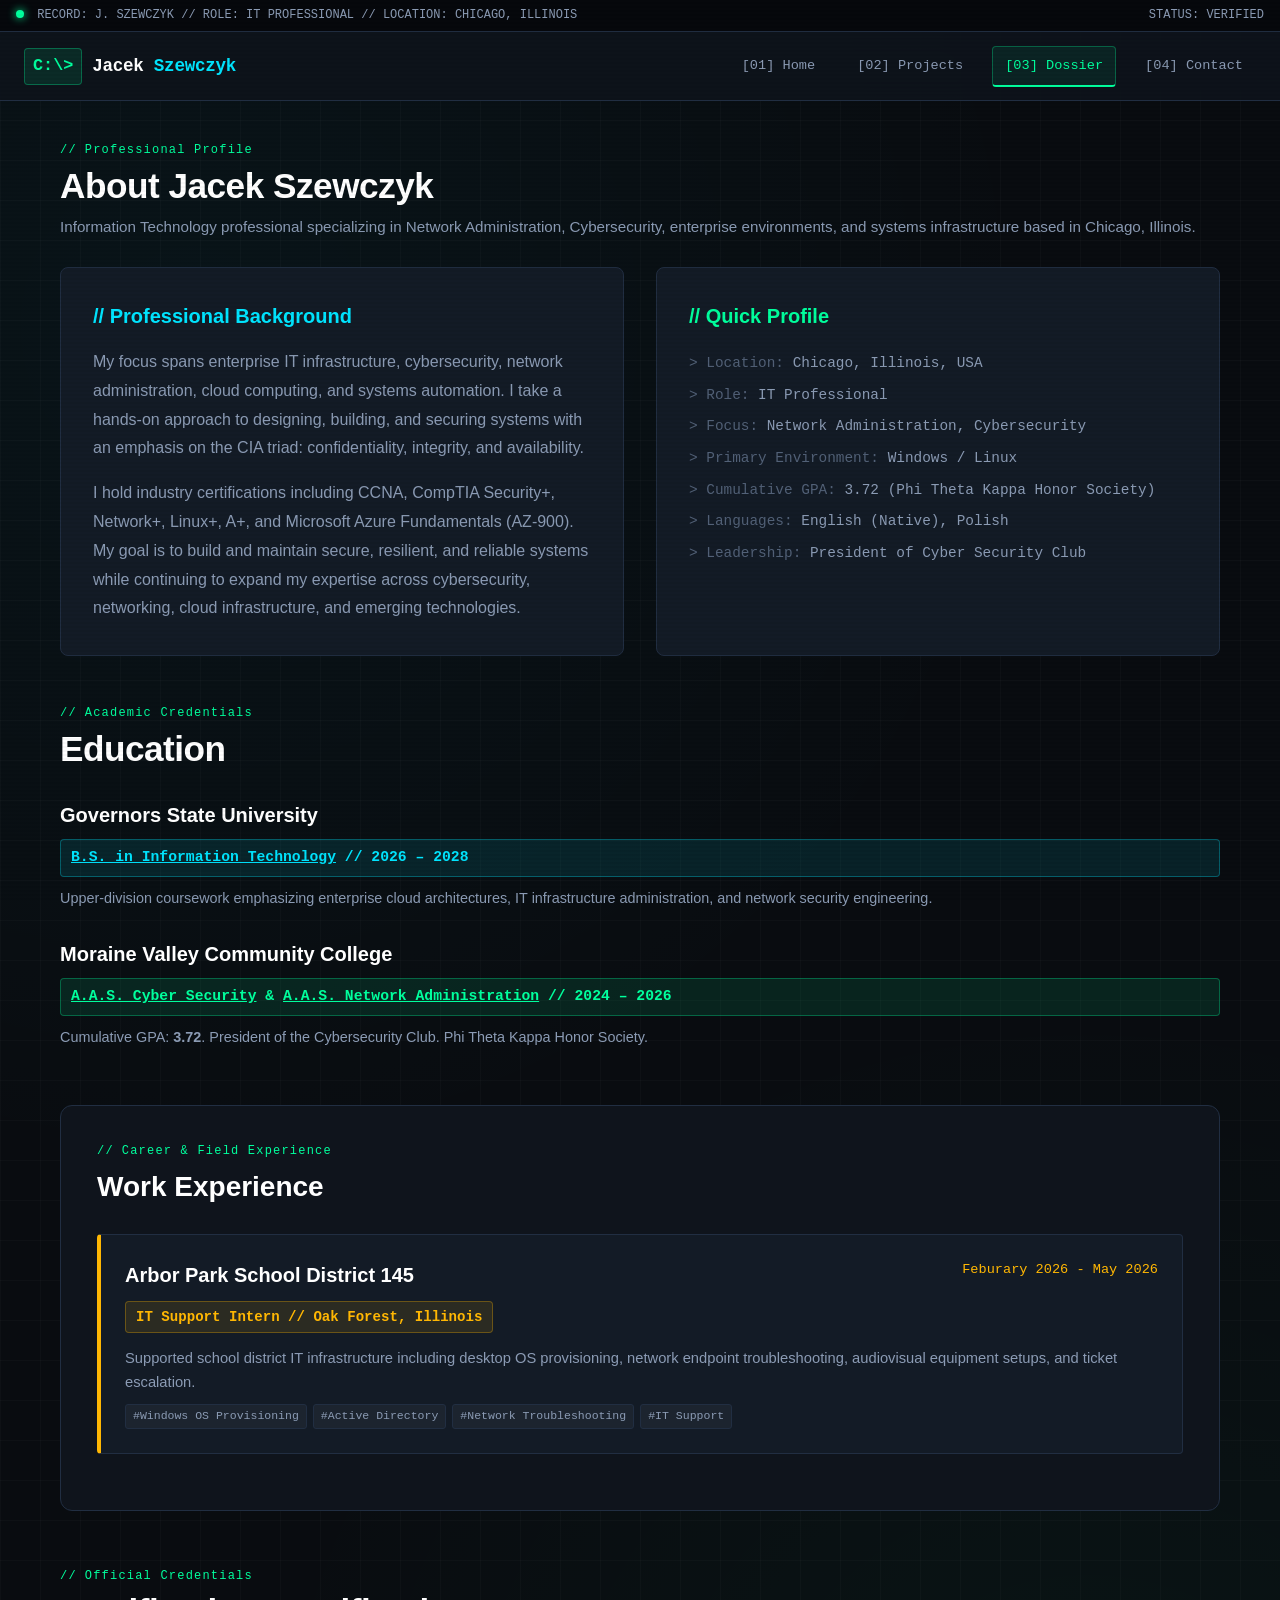
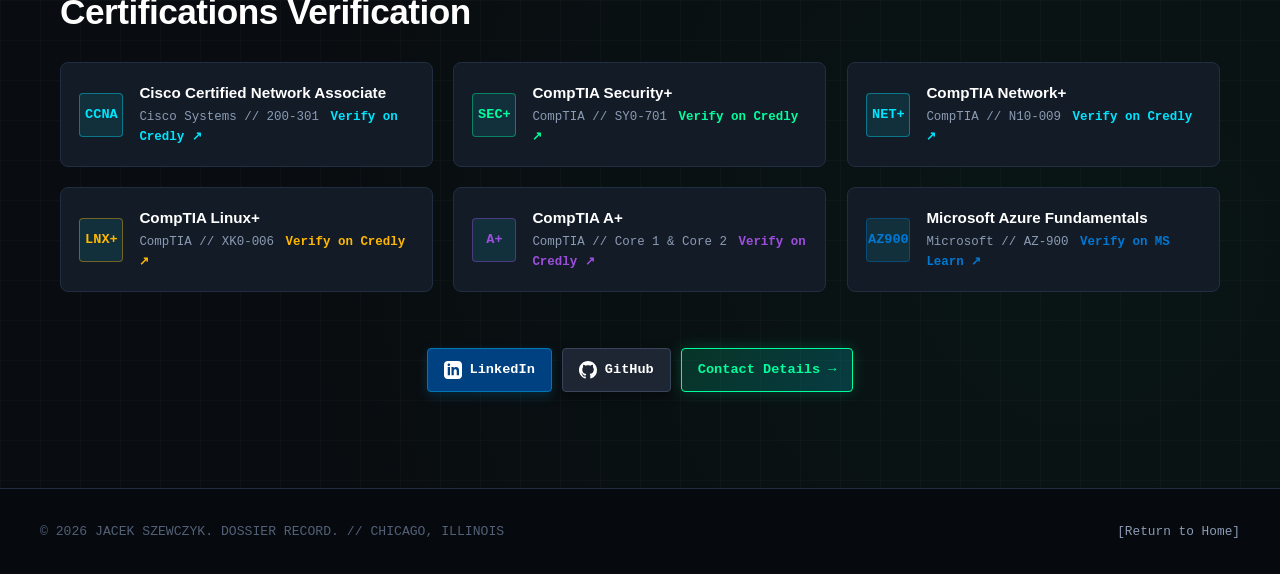
<file: about.html>
<!DOCTYPE html>
<html lang="en">
<head>
  <meta charset="UTF-8">
  <meta name="viewport" content="width=device-width, initial-scale=1.0">
  <title>Dossier // Jacek Szewczyk</title>
  <link rel="icon" type="image/png" href="data/favicon.png">
  <meta name="description" content="Professional background, credentials, and experience of Jacek Szewczyk.">
  <link rel="stylesheet" href="css/style.css">
    <!-- ==========================================================================
       PAGE CONFIGURATION VARIABLES (EDIT YOUR TEXT HERE)
       Change your Dossier title, background story, and quick profile items here!
       ========================================================================== -->
  <script>
    window.PAGE_CONFIG = {
      profileHeaderLabel: "// Professional Profile",
      profileHeading: "About Jacek Szewczyk",
      profileSubtitle: "Information Technology professional specializing in Network Administration, Cybersecurity, enterprise environments, and systems infrastructure based in Chicago, Illinois.",

      backgroundTitle: "// Professional Background",
      backgroundParagraph1: "My focus spans enterprise IT infrastructure, cybersecurity, network administration, cloud computing, and systems automation. I take a hands-on approach to designing, building, and securing systems with an emphasis on the CIA triad: confidentiality, integrity, and availability.",
      backgroundParagraph2: "I hold industry certifications including CCNA, CompTIA Security+, Network+, Linux+, A+, and Microsoft Azure Fundamentals (AZ-900). My goal is to build and maintain secure, resilient, and reliable systems while continuing to expand my expertise across cybersecurity, networking, cloud infrastructure, and emerging technologies.",

      quickProfileTitle: "// Quick Profile",
      quickProfileItems: [
        "> Location: Chicago, Illinois, USA",
        "> Role: IT Professional",
        "> Focus: Network Administration, Cybersecurity",
        "> Primary Environment: Windows / Linux",
        "> Cumulative GPA: 3.72 (Phi Theta Kappa Honor Society)",
        "> Languages: English (Native), Polish",
        "> Leadership: President of Cyber Security Club"
      ]
    };
  </script>

  <script src="projects/projects.js"></script>
</head>
<body>

  <!-- Top System Status Banner -->
  <div class="sys-banner">
    <div>
      <span class="status-dot"></span>
      <span>RECORD: J. SZEWCZYK // ROLE: IT PROFESSIONAL</span> // <span>LOCATION: CHICAGO, ILLINOIS</span>
    </div>
    <div>
      <span>STATUS: VERIFIED</span>
    </div>
  </div>

  <!-- Navigation Header -->
  <header class="main-nav">
    <div class="logo-area">
      <div class="terminal-prompt-icon">C:\&gt;</div>
      <div class="logo-text">Jacek <span>Szewczyk</span></div>
    </div>
    <button class="nav-toggle-btn" onclick="toggleMobileNav()" aria-label="Toggle Navigation">☰</button>
    <nav>
      <ul class="nav-links" id="nav-links-list">
        <li><a href="index.html" class="nav-link">[01] Home</a></li>
        <li><a href="projects.html" class="nav-link">[02] Projects</a></li>
        <li><a href="about.html" class="nav-link active">[03] Dossier</a></li>
        <li><a href="contact.html" class="nav-link">[04] Contact</a></li>
      </ul>
    </nav>
  </header>

  <main class="container">
    <div class="section-header">
      <div class="section-label" id="cfg-profile-label"><span>//</span> PROFESSIONAL PROFILE</div>
      <h1 class="section-title" id="cfg-profile-heading">About Jacek Szewczyk</h1>
      <p class="section-subtitle" id="cfg-profile-subtitle">Information Technology professional specializing in Network Administration, Cybersecurity, enterprise environments, and systems infrastructure based in Chicago, Illinois.</p>
    </div>

    <!-- Dynamic Dossier Sections Wrapper (Order Configurable via data/dossier-layout.json) -->
    <div id="dossier-sections-wrapper">

      <!-- Section: Professional Profile (data-section="profile") -->
      <section data-section="profile">
        <div class="dossier-grid">
          <div style="background: var(--bg-card); border: 1px solid var(--border-color); border-radius: var(--radius-md); padding: 2rem;">
            <h3 style="color: var(--accent-cyan); font-size: 1.25rem; margin-bottom: 1rem;" id="cfg-bg-title">// Professional Background</h3>
            <div id="cfg-bg-body"><p style="color: var(--text-muted); line-height: 1.8; margin-bottom: 1rem;">My focus centers on enterprise IT infrastructure, cybersecurity, systems operations, and network administration. With a strong daily foundation in Windows environments (Windows Server, Active Directory, Group Policy, and client endpoint management), I complement my systems work with physical Cisco routing, switching, and defensive network posture.</p><p style="color: var(--text-muted); line-height: 1.8;">I hold rigorous industry certifications including CCNA, CompTIA Security+, Network+, Linux+, A+, and Microsoft Azure Fundamentals (AZ-900). My goal is delivering high-availability IT services, resilient networking, and practical systems support.</p></div>
          </div>

          <div style="background: var(--bg-card); border: 1px solid var(--border-color); border-radius: var(--radius-md); padding: 2rem;">
            <h3 style="color: var(--accent-green); font-size: 1.25rem; margin-bottom: 1rem;" id="cfg-qp-title">// Quick Profile</h3>
            <ul id="cfg-qp-list" style="list-style: none; color: var(--text-muted); font-family: var(--font-mono); font-size: 0.9rem; line-height: 2.2;">
              <li><span style="color: var(--text-dim);">&gt; Location:</span> Chicago, Illinois, USA</li>
              <li><span style="color: var(--text-dim);">&gt; Role:</span> IT Professional</li>
              <li><span style="color: var(--text-dim);">&gt; Focus:</span> Network Administration, Cybersecurity, Windows Systems</li>
              <li><span style="color: var(--text-dim);">&gt; Primary Environment:</span> Windows / Windows Server / Hybrid</li>
              <li><span style="color: var(--text-dim);">&gt; Cumulative GPA:</span> 3.72 (Phi Theta Kappa Honor Society)</li>
              <li><span style="color: var(--text-dim);">&gt; Languages:</span> English (Native), Polish</li>
              <li><span style="color: var(--text-dim);">&gt; Leadership:</span> President of Cyber Security Club</li>
            </ul>
          </div>
        </div>
      </section>

      <!-- Section: Education (data-section="education") -->
      <section data-section="education" style="margin-bottom: 3.5rem;">
        <div class="section-header">
          <div class="section-label"><span>//</span> Academic Credentials</div>
          <h2 class="section-title">Education</h2>
        </div>

        <div id="education-container" style="display: flex; flex-direction: column; gap: 1.75rem;"></div>
      </section>

      <!-- Section: Work Experience (data-section="experience") -->
      <section data-section="experience" class="experience-section" style="margin-top: 0; margin-bottom: 3.5rem;">
        <div class="section-label"><span>//</span> Career &amp; Field Experience</div>
        <h2 style="font-size: 1.75rem; color: #fff; margin-bottom: 1.5rem;">Work Experience</h2>

        <div id="experience-container"></div>
      </section>

      <!-- Section: Certifications Verification (data-section="certifications") -->
      <section data-section="certifications" style="margin-bottom: 3.5rem;">
        <div class="section-header">
          <div class="section-label"><span>//</span> Official Credentials</div>
          <h2 class="section-title">Certifications Verification</h2>
        </div>

        <div id="certs-container" class="certs-grid"></div>
      </section>

    </div>

    <!-- Embedded Socials -->
    <div style="text-align: center; margin-top: 3rem;">
      <div class="social-buttons-container" style="justify-content: center;">
        <a href="https://www.linkedin.com/in/jacek-s-327354189/" target="_blank" rel="noopener noreferrer" class="btn-embed-social btn-linkedin">
          <svg viewBox="0 0 24 24"><path d="M19 0h-14c-2.761 0-5 2.239-5 5v14c0 2.761 2.239 5 5 5h14c2.762 0 5-2.239 5-5v-14c0-2.761-2.238-5-5-5zm-11 19h-3v-11h3v11zm-1.5-12.268c-.966 0-1.75-.79-1.75-1.764s.784-1.764 1.75-1.764 1.75.79 1.75 1.764-.783 1.764-1.75 1.764zm13.5 12.268h-3v-5.604c0-3.368-4-3.113-4 0v5.604h-3v-11h3v1.765c1.396-2.586 7-2.777 7 2.476v6.759z"/></svg>
          LinkedIn
        </a>
        <a href="https://github.com/Jay-Sick" target="_blank" rel="noopener noreferrer" class="btn-embed-social btn-github">
          <svg viewBox="0 0 24 24"><path d="M12 0C5.37 0 0 5.37 0 12c0 5.31 3.435 9.795 8.205 11.385.6.105.825-.255.825-.57 0-.285-.015-1.23-.015-2.235-3.015.555-3.795-.735-4.035-1.41-.135-.345-.72-1.41-1.23-1.695-.42-.225-1.02-.78-.015-.795.945-.015 1.62.87 1.845 1.23 1.08 1.815 2.805 1.305 3.495.99.105-.78.42-1.305.765-1.605-2.67-.3-5.46-1.335-5.46-5.925 0-1.305.465-2.385 1.23-3.225-.12-.3-.54-1.53.12-3.18 0 0 1.005-.315 3.3 1.23.96-.27 1.98-.405 3-.405s2.04.135 3 .405c2.295-1.56 3.3-1.23 3.3-1.23.66 1.65.24 2.88.12 3.18.765.84 1.23 1.905 1.23 3.225 0 4.605-2.805 5.625-5.475 5.925.435.375.81 1.095.81 2.22 0 1.605-.015 2.895-.015 3.3 0 .315.225.69.825.57A12.02 12.02 0 0024 12c0-6.63-5.37-12-12-12z"/></svg>
          GitHub
        </a>
        <a href="contact.html" class="btn-embed-social btn-cyber-primary">
          Contact Details →
        </a>
      </div>
    </div>
  </main>

  <!-- Footer -->
  <footer>
    <div class="footer-content">
      <div>
        <span>&copy; 2026 JACEK SZEWCZYK. DOSSIER RECORD. // CHICAGO, ILLINOIS</span>
      </div>
      <div>
        <a href="index.html" style="color: var(--text-muted); font-size: 0.8rem;">[Return to Home]</a>
      </div>
    </div>
  </footer>

  <script src="js/main.js"></script>
</body>
</html>
</file>
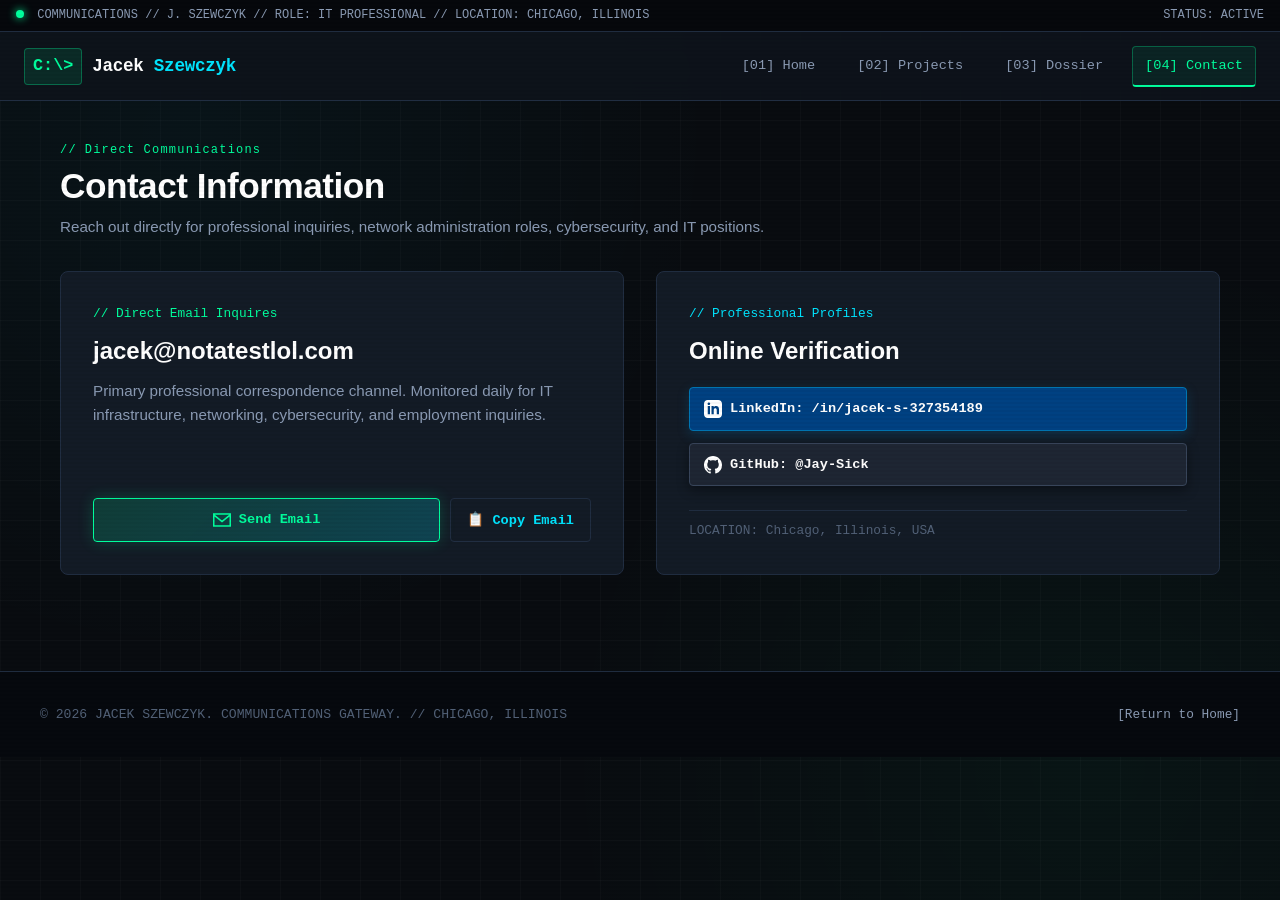
<file: contact.html>
<!DOCTYPE html>
<html lang="en">
<head>
  <meta charset="UTF-8">
  <meta name="viewport" content="width=device-width, initial-scale=1.0">
  <title>Contact // Jacek Szewczyk</title>
  <link rel="icon" type="image/png" href="data/favicon.png">
  <meta name="description" content="Professional contact information for Jacek Szewczyk.">
  <link rel="stylesheet" href="css/style.css">
    <!-- ==========================================================================
       PAGE CONFIGURATION VARIABLES (EDIT YOUR TEXT HERE)
       Change your contact information, email copy, and headers here!
       ========================================================================== -->
  <script>
    const PAGE_CONFIG = {
      sectionTitle: "Contact Information",
      sectionSubtitle: "Reach out directly for professional inquiries, network administration roles, cybersecurity, and IT positions.",

      emailHeader: "// Direct Email Inquires",
      emailAddress: "jacek@notatestlol.com",
      emailDescription: "Primary professional correspondence channel. Monitored daily for IT infrastructure, networking, cybersecurity, and employment inquiries.",

      profilesHeader: "// Professional Profiles",
      profilesHeading: "Online Verification",
      locationText: "LOCATION: Chicago, Illinois, USA"
    };
  </script>

  <script src="projects/projects.js"></script>
</head>
<body>

  <!-- Top System Status Banner -->
  <div class="sys-banner">
    <div>
      <span class="status-dot"></span>
      <span>COMMUNICATIONS // J. SZEWCZYK</span> // <span>ROLE: IT PROFESSIONAL</span> // <span>LOCATION: CHICAGO, ILLINOIS</span>
    </div>
    <div>
      <span>STATUS: ACTIVE</span>
    </div>
  </div>

  <!-- Navigation Header -->
  <header class="main-nav">
    <div class="logo-area">
      <div class="terminal-prompt-icon">C:\&gt;</div>
      <div class="logo-text">Jacek <span>Szewczyk</span></div>
    </div>
    <button class="nav-toggle-btn" onclick="toggleMobileNav()" aria-label="Toggle Navigation">☰</button>
    <nav>
      <ul class="nav-links" id="nav-links-list">
        <li><a href="index.html" class="nav-link">[01] Home</a></li>
        <li><a href="projects.html" class="nav-link">[02] Projects</a></li>
        <li><a href="about.html" class="nav-link">[03] Dossier</a></li>
        <li><a href="contact.html" class="nav-link active">[04] Contact</a></li>
      </ul>
    </nav>
  </header>

  <main class="container">
    <div class="section-header">
      <div class="section-label"><span>//</span> Direct Communications</div>
      <h1 class="section-title" id="cfg-contact-title">Contact Information</h1>
      <p class="section-subtitle" id="cfg-contact-sub">Reach out directly for professional inquiries, network administration roles, cybersecurity, and IT positions.</p>
    </div>

    <div style="display: grid; grid-template-columns: repeat(auto-fit, minmax(min(100%, 320px), 1fr)); gap: 2rem; margin-top: 2rem;">
      
      <!-- Primary Email Card with One-Click Copy -->
      <div style="background: var(--bg-card); border: 1px solid var(--border-color); border-radius: var(--radius-md); padding: 2rem; display: flex; flex-direction: column; justify-content: space-between;">
        <div>
          <div id="cfg-email-header" style="font-family: var(--font-mono); font-size: 0.8rem; color: var(--accent-green); margin-bottom: 8px;">// Direct Email Inquires</div>
          <h3 id="cfg-email-display" style="color: #fff; font-size: 1.5rem; margin-bottom: 0.5rem; word-break: break-all;">jacek@notatestlol.com</h3>
          <p id="cfg-email-desc" style="color: var(--text-muted); font-size: 0.95rem; line-height: 1.6; margin-bottom: 1.5rem;">Primary professional correspondence channel. Monitored daily for IT infrastructure, networking, cybersecurity, and employment inquiries.</p>
        </div>

        <div style="display: flex; gap: 10px; flex-wrap: wrap;">
          <a href="mailto:jacek@notatestlol.com" class="btn-embed-social btn-cyber-primary" style="flex: 1; justify-content: center; padding: 10px 16px;">
            <svg viewBox="0 0 24 24"><path d="M0 3v18h24v-18h-24zm21.518 2l-9.518 7.713-9.518-7.713h19.036zm-19.518 14v-11.817l10 8.104 10-8.104v11.817h-20z"/></svg>
            Send Email
          </a>
          <!-- Copy Email Button -->
          <button id="copy-email-btn" onclick="copyEmailToClipboard()" class="btn-embed-social btn-cyber-outline" style="padding: 10px 16px; cursor: pointer;">
            📋 Copy Email
          </button>
        </div>
      </div>

      <!-- Professional Profiles Card -->
      <div style="background: var(--bg-card); border: 1px solid var(--border-color); border-radius: var(--radius-md); padding: 2rem; display: flex; flex-direction: column; justify-content: space-between;">
        <div>
          <div id="cfg-profiles-header" style="font-family: var(--font-mono); font-size: 0.8rem; color: var(--accent-cyan); margin-bottom: 8px;">// Professional Profiles</div>
          <h3 id="cfg-profiles-heading" style="color: #fff; font-size: 1.5rem; margin-bottom: 1rem;">Online Verification</h3>
          
          <div style="display: flex; flex-direction: column; gap: 12px; margin-bottom: 1.5rem;">
            <!-- LinkedIn -->
            <a href="https://www.linkedin.com/in/jacek-s-327354189/" target="_blank" rel="noopener noreferrer" class="btn-embed-social btn-linkedin" style="justify-content: flex-start; padding: 10px 14px;">
              <svg viewBox="0 0 24 24"><path d="M19 0h-14c-2.761 0-5 2.239-5 5v14c0 2.761 2.239 5 5 5h14c2.762 0 5-2.239 5-5v-14c0-2.761-2.238-5-5-5zm-11 19h-3v-11h3v11zm-1.5-12.268c-.966 0-1.75-.79-1.75-1.764s.784-1.764 1.75-1.764 1.75.79 1.75 1.764-.783 1.764-1.75 1.764zm13.5 12.268h-3v-5.604c0-3.368-4-3.113-4 0v5.604h-3v-11h3v1.765c1.396-2.586 7-2.777 7 2.476v6.759z"/></svg>
              <span>LinkedIn: <strong>/in/jacek-s-327354189</strong></span>
            </a>

            <!-- GitHub -->
            <a href="https://github.com/Jay-Sick" target="_blank" rel="noopener noreferrer" class="btn-embed-social btn-github" style="justify-content: flex-start; padding: 10px 14px;">
              <svg viewBox="0 0 24 24"><path d="M12 0C5.37 0 0 5.37 0 12c0 5.31 3.435 9.795 8.205 11.385.6.105.825-.255.825-.57 0-.285-.015-1.23-.015-2.235-3.015.555-3.795-.735-4.035-1.41-.135-.345-.72-1.41-1.23-1.695-.42-.225-1.02-.78-.015-.795.945-.015 1.62.87 1.845 1.23 1.08 1.815 2.805 1.305 3.495.99.105-.78.42-1.305.765-1.605-2.67-.3-5.46-1.335-5.46-5.925 0-1.305.465-2.385 1.23-3.225-.12-.3-.54-1.53.12-3.18 0 0 1.005-.315 3.3 1.23.96-.27 1.98-.405 3-.405s2.04.135 3 .405c2.295-1.56 3.3-1.23 3.3-1.23.66 1.65.24 2.88.12 3.18.765.84 1.23 1.905 1.23 3.225 0 4.605-2.805 5.625-5.475 5.925.435.375.81 1.095.81 2.22 0 1.605-.015 2.895-.015 3.3 0 .315.225.69.825.57A12.02 12.02 0 0024 12c0-6.63-5.37-12-12-12z"/></svg>
              <span>GitHub: <strong>@Jay-Sick</strong></span>
            </a>
          </div>
        </div>

        <div id="cfg-location-text" style="font-family: var(--font-mono); font-size: 0.8rem; color: var(--text-dim); border-top: 1px solid var(--border-color); padding-top: 10px;">LOCATION: Chicago, Illinois, USA</div>
      </div>

    </div>
  </main>

  <!-- Footer -->
  <footer>
    <div class="footer-content">
      <div>
        <span>&copy; 2026 JACEK SZEWCZYK. COMMUNICATIONS GATEWAY. // CHICAGO, ILLINOIS</span>
      </div>
      <div>
        <a href="index.html" style="color: var(--text-muted); font-size: 0.8rem;">[Return to Home]</a>
      </div>
    </div>
  </footer>

  <script src="js/main.js"></script>
</body>
</html>
</file>
<file: css/style.css>
/* ==========================================================================
   JACEK SZEWCZYK // IT INFRASTRUCTURE & NETWORK SYSTEMS
   Aesthetic: Windows Terminal / Dark Engineering HUD
   Mobile-First & Fully Responsive
   ========================================================================== */

:root {
  --bg-dark: #090c10;
  --bg-surface: #0f141c;
  --bg-card: #131b26;
  --bg-card-hover: #182232;
  --border-color: #212e42;
  --border-glow: rgba(0, 255, 157, 0.35);
  
  --accent-green: #00ff9d;
  --accent-cyan: #00e5ff;
  --accent-purple: #9d4edd;
  --accent-amber: #ffb703;
  --accent-red: #ff3366;
  
  --text-main: #e2e8f0;
  --text-muted: #8b9bb4;
  --text-dim: #526177;
  
  --font-mono: "JetBrains Mono", "Fira Code", Consolas, "Courier New", monospace;
  --font-sans: -apple-system, BlinkMacSystemFont, "Segoe UI", Roboto, "Helvetica Neue", Arial, sans-serif;
  
  --radius-sm: 4px;
  --radius-md: 8px;
  --radius-lg: 12px;
  
  --shadow-glow: 0 0 20px rgba(0, 255, 157, 0.15);
  --shadow-cyan: 0 0 20px rgba(0, 229, 255, 0.2);
}

/* Base Reset & Typography */
* {
  margin: 0;
  padding: 0;
  box-sizing: border-box;
}

html {
  scroll-behavior: smooth;
  font-size: 16px;
  -webkit-text-size-adjust: 100%;
}

body {
  background-color: var(--bg-dark);
  color: var(--text-main);
  font-family: var(--font-sans);
  line-height: 1.6;
  min-height: 100vh;
  position: relative;
  overflow-x: hidden;
  background-image: 
    radial-gradient(circle at 15% 15%, rgba(0, 229, 255, 0.04) 0%, transparent 40%),
    radial-gradient(circle at 85% 85%, rgba(0, 255, 157, 0.04) 0%, transparent 40%),
    linear-gradient(rgba(255, 255, 255, 0.02) 1px, transparent 1px),
    linear-gradient(90deg, rgba(255, 255, 255, 0.02) 1px, transparent 1px);
  background-size: 100% 100%, 100% 100%, 40px 40px, 40px 40px;
}

/* Subtle Terminal Scanline Overlay */
body::after {
  content: " ";
  display: block;
  position: fixed;
  top: 0; left: 0; bottom: 0; right: 0;
  background: linear-gradient(rgba(18, 16, 16, 0) 50%, rgba(0, 0, 0, 0.25) 50%);
  background-size: 100% 4px;
  z-index: 9999;
  pointer-events: none;
  opacity: 0.12;
}

a {
  color: var(--accent-cyan);
  text-decoration: none;
  transition: all 0.2s ease;
}

a:hover {
  color: var(--accent-green);
}

/* Top System Status Bar */
.sys-banner {
  background: #06080c;
  border-bottom: 1px solid var(--border-color);
  font-family: var(--font-mono);
  font-size: 0.75rem;
  padding: 6px 1rem;
  color: var(--text-muted);
  display: flex;
  justify-content: space-between;
  align-items: center;
  flex-wrap: wrap;
  gap: 6px;
}

.sys-banner .status-dot {
  display: inline-block;
  width: 8px;
  height: 8px;
  background: var(--accent-green);
  border-radius: 50%;
  margin-right: 6px;
  box-shadow: 0 0 8px var(--accent-green);
  animation: pulse 2s infinite;
}

@keyframes pulse {
  0%, 100% { opacity: 1; transform: scale(1); }
  50% { opacity: 0.4; transform: scale(0.9); }
}

/* Navigation Header */
.main-nav {
  position: sticky;
  top: 0;
  z-index: 1000;
  background: rgba(15, 20, 28, 0.92);
  backdrop-filter: blur(12px);
  -webkit-backdrop-filter: blur(12px);
  border-bottom: 1px solid var(--border-color);
  display: flex;
  align-items: center;
  justify-content: space-between;
  padding: 0.85rem 1.5rem;
  max-width: 1300px;
  margin: 0 auto;
}

.logo-area {
  display: flex;
  align-items: center;
  gap: 10px;
}

.terminal-prompt-icon {
  font-family: var(--font-mono);
  font-weight: 700;
  color: var(--accent-green);
  font-size: 1.05rem;
  background: rgba(0, 255, 157, 0.1);
  padding: 4px 8px;
  border-radius: var(--radius-sm);
  border: 1px solid rgba(0, 255, 157, 0.3);
}

.logo-text {
  font-family: var(--font-mono);
  font-weight: 700;
  font-size: 1.1rem;
  letter-spacing: -0.3px;
  color: #fff;
}

.logo-text span {
  color: var(--accent-cyan);
}

/* Mobile Nav Toggle Button */
.nav-toggle-btn {
  display: none;
  background: transparent;
  border: 1px solid var(--border-color);
  color: var(--accent-cyan);
  font-size: 1.25rem;
  padding: 6px 10px;
  border-radius: var(--radius-sm);
  cursor: pointer;
  line-height: 1;
}

.nav-links {
  display: flex;
  list-style: none;
  gap: 1rem;
  align-items: center;
}

.nav-link {
  font-family: var(--font-mono);
  font-size: 0.85rem;
  color: var(--text-muted);
  padding: 8px 12px;
  border-radius: var(--radius-sm);
  border: 1px solid transparent;
  transition: all 0.25s ease;
  display: inline-flex;
  align-items: center;
  white-space: nowrap;
}

.nav-link:hover, .nav-link.active {
  color: var(--accent-green);
  background: rgba(0, 255, 157, 0.08);
  border-color: rgba(0, 255, 157, 0.3);
}

.nav-link.active {
  border-bottom: 2px solid var(--accent-green);
}

/* Embedded Social Buttons */
.social-buttons-container {
  display: flex;
  gap: 10px;
  align-items: center;
  flex-wrap: wrap;
}

.btn-embed-social {
  display: inline-flex;
  align-items: center;
  gap: 8px;
  font-family: var(--font-mono);
  font-size: 0.85rem;
  font-weight: 600;
  padding: 10px 16px;
  min-height: 42px;
  border-radius: var(--radius-sm);
  text-decoration: none;
  transition: all 0.25s cubic-bezier(0.2, 0.8, 0.2, 1);
  cursor: pointer;
  position: relative;
  overflow: hidden;
  border: 1px solid transparent;
  user-select: none;
  -webkit-tap-highlight-color: transparent;
}

.btn-embed-social svg {
  width: 18px;
  height: 18px;
  flex-shrink: 0;
  fill: currentColor;
}

.btn-github {
  background: #1e2633;
  color: #ffffff;
  border-color: #38455a;
  box-shadow: 0 4px 12px rgba(0, 0, 0, 0.4);
}

.btn-github:hover {
  background: #2b3648;
  color: #ffffff;
  border-color: var(--accent-cyan);
  box-shadow: 0 0 15px rgba(0, 229, 255, 0.3);
  transform: translateY(-2px);
}

.btn-linkedin {
  background: #004182;
  color: #ffffff;
  border-color: #0077b5;
  box-shadow: 0 4px 12px rgba(0, 119, 181, 0.25);
}

.btn-linkedin:hover {
  background: #0077b5;
  color: #ffffff;
  border-color: #70c4ff;
  box-shadow: 0 0 16px rgba(0, 119, 181, 0.5);
  transform: translateY(-2px);
}

.btn-cyber-primary {
  background: linear-gradient(135deg, rgba(0, 255, 157, 0.15), rgba(0, 229, 255, 0.2));
  color: var(--accent-green);
  border: 1px solid var(--accent-green);
  box-shadow: 0 0 15px rgba(0, 255, 157, 0.2);
}

.btn-cyber-primary:hover {
  background: var(--accent-green);
  color: #090c10;
  box-shadow: 0 0 25px rgba(0, 255, 157, 0.6);
  transform: translateY(-2px);
}

.btn-cyber-outline {
  background: transparent;
  color: var(--accent-cyan);
  border: 1px solid var(--border-color);
}

.btn-cyber-outline:hover {
  border-color: var(--accent-cyan);
  background: rgba(0, 229, 255, 0.1);
  box-shadow: 0 0 15px rgba(0, 229, 255, 0.3);
  transform: translateY(-2px);
}

/* Container & Layout */
.container {
  max-width: 1200px;
  margin: 0 auto;
  padding: 2.5rem 1.25rem;
}

/* Hero Section */
.hero-section {
  display: grid;
  grid-template-columns: 1.2fr 0.8fr;
  gap: 2.5rem;
  align-items: center;
  padding: 2rem 0 3rem 0;
  border-bottom: 1px solid var(--border-color);
}

.hero-tagline {
  font-family: var(--font-mono);
  color: var(--accent-green);
  font-size: 0.88rem;
  margin-bottom: 0.75rem;
  display: flex;
  align-items: center;
  gap: 8px;
}

.hero-title {
  font-size: clamp(2rem, 5vw + 0.5rem, 3.1rem);
  font-weight: 800;
  line-height: 1.18;
  margin-bottom: 1.25rem;
  letter-spacing: -0.8px;
  word-break: break-word;
}

.hero-title .gradient-text {
  background: linear-gradient(135deg, #ffffff 30%, var(--accent-cyan) 80%, var(--accent-green) 100%);
  -webkit-background-clip: text;
  -webkit-text-fill-color: transparent;
}

.hero-bio {
  font-size: clamp(0.98rem, 2vw, 1.15rem);
  color: var(--text-muted);
  margin-bottom: 1.75rem;
  line-height: 1.7;
}

.hero-stats-badge {
  display: flex;
  gap: 8px;
  margin-bottom: 1.75rem;
  flex-wrap: wrap;
}

.stat-pill {
  font-family: var(--font-mono);
  font-size: 0.78rem;
  background: var(--bg-card);
  border: 1px solid var(--border-color);
  padding: 5px 10px;
  border-radius: 999px;
  color: var(--text-muted);
  white-space: nowrap;
}

.stat-pill strong {
  color: var(--accent-cyan);
}

/* Terminal Console Box */
.terminal-window {
  background: #070a0f;
  border: 1px solid var(--border-color);
  border-radius: var(--radius-md);
  box-shadow: 0 10px 30px rgba(0, 0, 0, 0.6), 0 0 20px rgba(0, 229, 255, 0.08);
  overflow: hidden;
  font-family: var(--font-mono);
  max-width: 100%;
}

.terminal-header {
  background: #0d121a;
  padding: 8px 12px;
  border-bottom: 1px solid var(--border-color);
  display: flex;
  align-items: center;
  justify-content: space-between;
  font-size: 0.72rem;
  color: var(--text-dim);
  overflow: hidden;
  white-space: nowrap;
}

.terminal-dots {
  display: flex;
  gap: 5px;
  flex-shrink: 0;
}

.terminal-dots span {
  width: 9px;
  height: 9px;
  border-radius: 50%;
  display: inline-block;
}

.dot-red { background: #ff5f56; }
.dot-yellow { background: #ffbd2e; }
.dot-green { background: #27c93f; }

.terminal-body {
  padding: 1rem;
  font-size: 0.82rem;
  line-height: 1.65;
  word-break: break-word;
  overflow-wrap: break-word;
}

.term-line {
  margin-bottom: 6px;
}

.term-prompt {
  color: var(--accent-green);
  user-select: none;
}

.term-cmd {
  color: #fff;
}

.term-output {
  color: var(--text-muted);
  padding-left: 10px;
  border-left: 2px solid var(--border-color);
  margin-top: 4px;
}

.term-highlight {
  color: var(--accent-cyan);
}

/* Section Headers */
.section-header {
  margin-bottom: 1.75rem;
  position: relative;
}

.section-label {
  font-family: var(--font-mono);
  font-size: 0.75rem;
  text-transform: none;
  color: var(--accent-green);
  letter-spacing: 1.2px;
  margin-bottom: 0.25rem;
  display: flex;
  align-items: center;
  gap: 8px;
}

.section-title {
  font-size: clamp(1.6rem, 3.5vw, 2.2rem);
  font-weight: 700;
  color: #ffffff;
  letter-spacing: -0.5px;
  line-height: 1.25;
}

.section-subtitle {
  color: var(--text-muted);
  font-size: 0.95rem;
  margin-top: 0.4rem;
}

/* Projects Grid - Fully responsive with min(100%, 320px) */
.projects-grid {
  display: grid;
  grid-template-columns: repeat(auto-fill, minmax(min(100%, 340px), 1fr));
  gap: 1.5rem;
  margin-bottom: 2.5rem;
}

.project-card {
  background: var(--bg-card);
  border: 1px solid var(--border-color);
  border-radius: var(--radius-md);
  padding: 1.5rem;
  display: flex;
  flex-direction: column;
  transition: all 0.3s ease;
  position: relative;
  overflow: hidden;
}

.project-card::before {
  content: "";
  position: absolute;
  top: 0; left: 0; right: 0;
  height: 3px;
  background: linear-gradient(90deg, var(--accent-cyan), var(--accent-green));
  opacity: 0;
  transition: opacity 0.3s ease;
}

.project-card:hover {
  transform: translateY(-3px);
  border-color: rgba(0, 255, 157, 0.4);
  box-shadow: var(--shadow-glow);
}

.project-card:hover::before {
  opacity: 1;
}

.project-card-header {
  display: flex;
  justify-content: space-between;
  align-items: flex-start;
  margin-bottom: 0.75rem;
  gap: 8px;
}

.project-badge {
  font-family: var(--font-mono);
  font-size: 0.7rem;
  font-weight: 600;
  padding: 3px 8px;
  border-radius: 4px;
  background: rgba(0, 229, 255, 0.12);
  color: var(--accent-cyan);
  border: 1px solid rgba(0, 229, 255, 0.3);
  text-transform: uppercase;
}

.project-title {
  font-size: 1.25rem;
  font-weight: 700;
  color: #ffffff;
  margin-bottom: 0.5rem;
  line-height: 1.3;
}

.project-stats-pill {
  font-family: var(--font-mono);
  font-size: 0.75rem;
  color: var(--accent-amber);
  background: rgba(255, 183, 3, 0.1);
  border: 1px solid rgba(255, 183, 3, 0.25);
  padding: 2px 8px;
  border-radius: 4px;
  display: inline-block;
  margin-bottom: 0.75rem;
  word-break: break-word;
}

.project-desc {
  color: var(--text-muted);
  font-size: 0.92rem;
  margin-bottom: 1.25rem;
  flex-grow: 1;
  line-height: 1.6;
}

.project-tags {
  display: flex;
  flex-wrap: wrap;
  gap: 6px;
  margin-bottom: 1.25rem;
}

.tag-chip {
  font-family: var(--font-mono);
  font-size: 0.72rem;
  background: rgba(255, 255, 255, 0.04);
  color: var(--text-muted);
  border: 1px solid var(--border-color);
  padding: 2px 7px;
  border-radius: 3px;
}

.project-footer {
  display: flex;
  justify-content: space-between;
  align-items: center;
  border-top: 1px solid var(--border-color);
  padding-top: 1rem;
  gap: 8px;
  flex-wrap: wrap;
}

/* Certifications Showcase */
.certs-grid {
  display: grid;
  grid-template-columns: repeat(auto-fill, minmax(min(100%, 280px), 1fr));
  gap: 1.25rem;
  margin-top: 1.25rem;
}

.cert-card {
  background: var(--bg-card);
  border: 1px solid var(--border-color);
  border-radius: var(--radius-md);
  padding: 1.15rem;
  display: flex;
  align-items: center;
  gap: 1rem;
  transition: all 0.25s ease;
  min-height: 72px;
}

.cert-card:hover {
  border-color: var(--accent-cyan);
  transform: translateY(-2px);
  box-shadow: var(--shadow-cyan);
}

.cert-icon {
  width: 44px;
  height: 44px;
  border-radius: var(--radius-sm);
  background: rgba(0, 229, 255, 0.1);
  border: 1px solid rgba(0, 229, 255, 0.3);
  display: flex;
  align-items: center;
  justify-content: center;
  font-family: var(--font-mono);
  font-weight: 700;
  font-size: 0.85rem;
  color: var(--accent-cyan);
  flex-shrink: 0;
}

.cert-info h4 {
  font-size: 0.95rem;
  color: #fff;
  margin-bottom: 2px;
}

.cert-info p {
  font-size: 0.78rem;
  color: var(--text-muted);
  font-family: var(--font-mono);
}

/* Filter & Search Bar */
.controls-bar {
  display: flex;
  justify-content: space-between;
  align-items: center;
  gap: 1rem;
  background: var(--bg-surface);
  border: 1px solid var(--border-color);
  padding: 0.85rem 1rem;
  border-radius: var(--radius-md);
  margin-bottom: 1.75rem;
  flex-wrap: wrap;
}

.filter-buttons {
  display: flex;
  gap: 6px;
  flex-wrap: wrap;
}

.filter-btn {
  background: transparent;
  border: 1px solid var(--border-color);
  color: var(--text-muted);
  font-family: var(--font-mono);
  font-size: 0.78rem;
  padding: 6px 12px;
  border-radius: var(--radius-sm);
  cursor: pointer;
  transition: all 0.2s ease;
  min-height: 36px;
}

.filter-btn:hover, .filter-btn.active {
  background: rgba(0, 255, 157, 0.15);
  color: var(--accent-green);
  border-color: var(--accent-green);
}

.search-box {
  position: relative;
  min-width: 240px;
  flex-grow: 1;
}

.search-box input {
  width: 100%;
  background: #090c10;
  border: 1px solid var(--border-color);
  border-radius: var(--radius-sm);
  padding: 9px 12px 9px 34px;
  font-family: var(--font-mono);
  font-size: 0.85rem;
  color: #fff;
  outline: none;
  min-height: 38px;
}

.search-box input:focus {
  border-color: var(--accent-cyan);
  box-shadow: 0 0 10px rgba(0, 229, 255, 0.2);
}

.search-icon {
  position: absolute;
  left: 10px;
  top: 50%;
  transform: translateY(-50%);
  color: var(--text-dim);
  pointer-events: none;
}

/* Modal Popup - Mobile Optimized */
.modal-overlay {
  position: fixed;
  top: 0; left: 0; right: 0; bottom: 0;
  background: rgba(5, 8, 12, 0.88);
  backdrop-filter: blur(8px);
  -webkit-backdrop-filter: blur(8px);
  z-index: 2000;
  display: flex;
  align-items: center;
  justify-content: center;
  padding: 1rem;
  opacity: 0;
  pointer-events: none;
  transition: opacity 0.25s ease;
}

.modal-overlay.active {
  opacity: 1;
  pointer-events: auto;
}

.modal-content {
  background: var(--bg-surface);
  border: 1px solid var(--border-color);
  border-radius: var(--radius-lg);
  max-width: 720px;
  width: 100%;
  max-height: 88vh;
  overflow-y: auto;
  -webkit-overflow-scrolling: touch;
  padding: 1.75rem;
  position: relative;
  box-shadow: 0 20px 50px rgba(0, 0, 0, 0.8), 0 0 30px rgba(0, 255, 157, 0.1);
}

.modal-close {
  position: absolute;
  top: 1rem;
  right: 1rem;
  background: rgba(255, 255, 255, 0.05);
  border: 1px solid var(--border-color);
  color: var(--text-muted);
  width: 36px;
  height: 36px;
  border-radius: 50%;
  cursor: pointer;
  display: flex;
  align-items: center;
  justify-content: center;
  font-size: 1.4rem;
  line-height: 1;
  transition: all 0.2s;
  z-index: 10;
}

.modal-close:hover {
  color: #fff;
  border-color: var(--accent-red);
  background: rgba(255, 51, 102, 0.15);
}

/* Footer */
footer {
  background: #06090e;
  border-top: 1px solid var(--border-color);
  padding: 2rem 1.25rem;
  margin-top: 3.5rem;
  font-family: var(--font-mono);
  font-size: 0.82rem;
  color: var(--text-dim);
}

.footer-content {
  max-width: 1200px;
  margin: 0 auto;
  display: flex;
  justify-content: space-between;
  align-items: center;
  flex-wrap: wrap;
  gap: 1rem;
}

/* ==========================================================================
   MOBILE & TABLET RESPONSIVE OVERRIDES
   ========================================================================== */

/* Tablet & Mobile Screens (< 880px) */
@media (max-width: 880px) {
  .hero-section {
    grid-template-columns: 1fr;
    gap: 2rem;
    padding: 1.5rem 0 2.5rem 0;
  }
  
  .controls-bar {
    flex-direction: column;
    align-items: stretch;
  }

  .search-box {
    width: 100%;
    min-width: 0;
  }
}

/* Phone Screens (< 640px) */
@media (max-width: 640px) {
  .container {
    padding: 1.5rem 1rem;
  }

  /* Compact System Banner */
  .sys-banner {
    flex-direction: column;
    align-items: flex-start;
    padding: 6px 12px;
    font-size: 0.7rem;
    gap: 2px;
  }

  /* Responsive Navigation */
  .main-nav {
    flex-wrap: wrap;
    padding: 0.75rem 1rem;
  }

  .nav-toggle-btn {
    display: block;
  }

  .nav-links {
    display: none;
    width: 100%;
    flex-direction: column;
    align-items: stretch;
    gap: 6px;
    padding-top: 0.75rem;
    margin-top: 0.5rem;
    border-top: 1px solid var(--border-color);
  }

  .nav-links.mobile-open {
    display: flex;
  }

  .nav-link {
    padding: 10px 14px;
    font-size: 0.9rem;
    background: rgba(255, 255, 255, 0.02);
  }

  /* Full Width Buttons on Phones */
  .social-buttons-container {
    flex-direction: column;
    width: 100%;
  }

  .btn-embed-social {
    width: 100%;
    justify-content: center;
  }

  /* Projects Grid on Phone */
  .projects-grid {
    grid-template-columns: 1fr;
    gap: 1.25rem;
  }

  .project-card {
    padding: 1.25rem;
  }

  .project-footer {
    flex-direction: column;
    align-items: stretch;
  }

  .project-footer button,
  .project-footer a {
    width: 100%;
    text-align: center;
    justify-content: center;
  }

  /* Modal on Phone */
  .modal-overlay {
    padding: 0.5rem;
  }

  .modal-content {
    padding: 1.25rem 1rem;
    max-height: 92vh;
  }

  /* Education Cards */
  .section-title {
    font-size: 1.5rem;
  }
}

/* Dossier & Education Responsive Layouts */
.dossier-grid {
  display: grid;
  grid-template-columns: 1fr 1fr;
  gap: 2rem;
  margin-bottom: 3rem;
}

.education-section {
  margin-top: 4.5rem;
  background: var(--bg-surface);
  border: 1px solid var(--border-color);
  border-radius: var(--radius-lg);
  padding: 2.25rem;
}

.education-grid {
  display: grid;
  grid-template-columns: repeat(auto-fit, minmax(min(100%, 300px), 1fr));
  gap: 1.5rem;
}

.education-badge {
  display: block;
  background: rgba(0, 229, 255, 0.1);
  border: 1px solid rgba(0, 229, 255, 0.3);
  border-radius: 4px;
  padding: 6px 10px;
  margin: 8px 0 10px 0;
  font-family: var(--font-mono);
  font-weight: 700;
  font-size: 0.92rem;
  color: var(--accent-cyan);
  word-break: break-word;
  overflow-wrap: break-word;
}

.education-badge.badge-green {
  background: rgba(0, 255, 157, 0.1);
  border-color: rgba(0, 255, 157, 0.3);
  color: var(--accent-green);
}

.education-badge.badge-amber {
  background: rgba(255, 183, 3, 0.1);
  border-color: rgba(255, 183, 3, 0.3);
  color: var(--accent-amber);
}

@media (max-width: 880px) {
  .dossier-grid {
    grid-template-columns: 1fr;
    gap: 1.25rem;
  }
  
  .education-section {
    padding: 1.5rem 1.15rem;
    margin-top: 3.5rem;
  }

  .education-grid {
    grid-template-columns: 1fr;
    gap: 1.25rem;
  }
}

@media (max-width: 640px) {
  .education-section {
    padding: 1.25rem 0.85rem;
  }
  
  .education-badge {
    font-size: 0.85rem;
    padding: 5px 8px;
  }
  .terminal-window {
    display: none;
  }
}

/* Pinned Badge & Compact Multi-Categories */
.categories-cluster {
  display: flex;
  align-items: center;
  gap: 6px;
  flex-wrap: wrap;
}

.pinned-badge {
  display: inline-flex;
  align-items: center;
  gap: 3px;
  font-family: var(--font-mono);
  font-size: 0.68rem;
  font-weight: 700;
  color: #090c10;
  background: var(--accent-amber);
  padding: 2px 7px;
  border-radius: 3px;
  letter-spacing: 0.5px;
  text-transform: uppercase;
  box-shadow: 0 0 8px rgba(255, 183, 3, 0.4);
}

.badge-compact {
  font-size: 0.68rem;
  padding: 2px 6px;
}

.card-pinned {
  border-color: rgba(255, 183, 3, 0.35);
}

.toggle-more-btn {
  border-style: dashed;
  color: var(--accent-cyan);
}

.toggle-more-btn.active-toggle {
  background: rgba(0, 229, 255, 0.15);
  border-color: var(--accent-cyan);
}

/* Experience Cards Section */
.experience-section {
  margin-top: 4rem;
  background: var(--bg-surface);
  border: 1px solid var(--border-color);
  border-radius: var(--radius-lg);
  padding: 2.25rem;
}

.experience-card {
  background: var(--bg-card);
  border: 1px solid var(--border-color);
  border-left: 4px solid var(--accent-amber);
  border-radius: var(--radius-sm);
  padding: 1.5rem;
  margin-bottom: 1.25rem;
}

.experience-role-badge {
  display: inline-block;
  background: rgba(255, 183, 3, 0.1);
  border: 1px solid rgba(255, 183, 3, 0.3);
  border-radius: 4px;
  padding: 4px 10px;
  margin: 6px 0 8px 0;
  font-family: var(--font-mono);
  font-weight: 700;
  font-size: 0.88rem;
  color: var(--accent-amber);
}

.project-modal-image-wrapper {
  margin-top: 1.5rem;
  padding-top: 1.25rem;
  border-top: 1px solid var(--border-color);
}

@media (max-width: 880px) {
  .experience-section {
    padding: 1.5rem 1.15rem;
    margin-top: 3rem;
  }
}

@media (max-width: 640px) {
  .experience-section {
    padding: 1.25rem 0.85rem;
  }
}

/* ==========================================================================
   MODAL SCROLLBAR, LOCK BACKGROUND, LIGHTBOX & TECHNICAL SEARCH LOADER
   ========================================================================== */

/* Darker Blue Scrollbar for Modal, Terminal, and Output */
.modal-content::-webkit-scrollbar,
.terminal-body::-webkit-scrollbar,
#term-output-area::-webkit-scrollbar {
  width: 8px;
  height: 8px;
}

.modal-content::-webkit-scrollbar-track,
.terminal-body::-webkit-scrollbar-track,
#term-output-area::-webkit-scrollbar-track {
  background: #080d14;
  border-radius: 3px;
}

.modal-content::-webkit-scrollbar-thumb,
.terminal-body::-webkit-scrollbar-thumb,
#term-output-area::-webkit-scrollbar-thumb {
  background: #112840;
  border: 1px solid #1e456b;
  border-radius: 3px;
}

.modal-content::-webkit-scrollbar-thumb:hover,
.terminal-body::-webkit-scrollbar-thumb:hover,
#term-output-area::-webkit-scrollbar-thumb:hover {
  background: #1b4570;
  border-color: #2b68a3;
}

.modal-content,
.terminal-body,
#term-output-area {
  scrollbar-width: thin;
  scrollbar-color: #112840 #080d14;
}

/* Background Scroll Lock when modal is open */
body.modal-open {
  overflow: hidden !important;
  touch-action: none;
}

/* Pinned Badge - Emoji Only */
.pinned-badge {
  display: inline-flex;
  align-items: center;
  justify-content: center;
  font-size: 0.95rem;
  line-height: 1;
  padding: 0 2px;
  cursor: default;
  background: transparent !important;
  border: none !important;
  box-shadow: none !important;
}

/* Clickable Zoomable Images in Modal */
.modal-images-grid {
  display: grid;
  grid-template-columns: repeat(auto-fit, minmax(min(100%, 280px), 1fr));
  gap: 12px;
  margin-top: 10px;
}

.project-detail-img {
  width: 100%;
  height: auto;
  border-radius: 6px;
  border: 1px solid var(--border-color);
  box-shadow: 0 4px 16px rgba(0, 0, 0, 0.4);
  cursor: zoom-in;
  transition: transform 0.25s ease, border-color 0.25s ease, box-shadow 0.25s ease;
}

.project-detail-img:hover {
  transform: scale(1.02);
  border-color: var(--accent-cyan);
  box-shadow: 0 0 20px rgba(0, 229, 255, 0.3);
}

/* Image Lightbox Modal */
.lightbox-overlay {
  position: fixed;
  top: 0; left: 0; right: 0; bottom: 0;
  background: rgba(4, 6, 10, 0.94);
  backdrop-filter: blur(12px);
  -webkit-backdrop-filter: blur(12px);
  z-index: 3000;
  display: flex;
  align-items: center;
  justify-content: center;
  padding: 1.5rem;
  opacity: 0;
  pointer-events: none;
  transition: opacity 0.25s ease;
}

.lightbox-overlay.active {
  opacity: 1;
  pointer-events: auto;
}

.lightbox-img {
  max-width: 95vw;
  max-height: 90vh;
  border-radius: var(--radius-md);
  border: 1px solid var(--accent-cyan);
  box-shadow: 0 0 40px rgba(0, 229, 255, 0.3);
  object-fit: contain;
  cursor: zoom-out;
}

.lightbox-close {
  position: fixed !important;
  top: 1.5rem !important;
  right: 1.5rem !important;
  background: rgba(18, 24, 38, 0.95) !important;
  border: 1px solid var(--accent-cyan) !important;
  color: #fff !important;
  width: 46px !important;
  height: 46px !important;
  border-radius: 50% !important;
  font-size: 1.7rem !important;
  line-height: 1 !important;
  cursor: pointer !important;
  display: flex !important;
  align-items: center !important;
  justify-content: center !important;
  transition: all 0.2s ease !important;
  z-index: 9999999 !important;
  pointer-events: auto !important;
  user-select: none !important;
  -webkit-tap-highlight-color: transparent !important;
  box-shadow: 0 0 20px rgba(0, 0, 0, 0.8), 0 0 10px rgba(0, 229, 255, 0.3) !important;
}

.lightbox-close:hover {
  border-color: var(--accent-red);
  color: #fff;
  background: rgba(255, 51, 102, 0.25);
}

/* Technical Search Loading State (0.25s Animation) */
.tech-search-loader {
  grid-column: 1 / -1;
  text-align: center;
  padding: 2.5rem 1.5rem;
  font-family: var(--font-mono);
  color: var(--accent-cyan);
  background: rgba(0, 229, 255, 0.03);
  border: 1px dashed rgba(0, 229, 255, 0.35);
  border-radius: var(--radius-md);
  position: relative;
  overflow: hidden;
  font-size: 0.9rem;
  letter-spacing: 0.5px;
}

.tech-search-loader .loader-cursor {
  color: var(--accent-green);
  font-weight: 700;
  animation: blink 0.7s infinite;
}

@keyframes blink {
  0%, 100% { opacity: 1; }
  50% { opacity: 0; }
}

.loader-scanline {
  position: absolute;
  top: 0; left: 0; width: 100%; height: 2px;
  background: linear-gradient(90deg, transparent, var(--accent-cyan), transparent);
  animation: scanAcross 0.6s infinite linear;
}

@keyframes scanAcross {
  0% { transform: translateY(0); }
  100% { transform: translateY(90px); }
}

/* ==========================================================================
   AUTHENTIC WINDOWS TERMINAL / POWERSHELL CONTROLS
   ========================================================================== */
.terminal-window {
  background: #080b11;
  border: 1px solid #1e2638;
  border-radius: 6px;
  box-shadow: 0 12px 36px rgba(0, 0, 0, 0.7), 0 0 15px rgba(0, 229, 255, 0.05);
  overflow: hidden;
  font-family: var(--font-mono);
}

.win-terminal-header {
  background: #10141d;
  border-bottom: 1px solid #1e293b;
  display: flex;
  align-items: center;
  justify-content: space-between;
  min-height: 42px;
  padding: 0;
  user-select: none;
}

.win-tab-active {
  display: flex;
  align-items: center;
  gap: 8px;
  background: #080b11;
  border-top: 2px solid var(--accent-cyan);
  border-right: 1px solid #1e293b;
  height: 100%;
  padding: 8px 14px;
  font-family: var(--font-mono);
  font-size: 0.78rem;
  color: #cbd5e1;
  font-weight: 600;
  line-height: 1.4;
}

.win-ps-icon {
  display: inline-block;
  flex-shrink: 0;
}

.win-tab-close {
  font-size: 0.65rem;
  color: #64748b;
  margin-left: 6px;
  padding: 1px 3px;
  border-radius: 2px;
  cursor: pointer;
}

.win-tab-close:hover {
  background: rgba(255, 255, 255, 0.1);
  color: #fff;
}

.win-controls {
  display: flex;
  height: 100%;
}

.win-btn {
  width: 44px;
  height: 100%;
  display: flex;
  align-items: center;
  justify-content: center;
  font-family: -apple-system, BlinkMacSystemFont, "Segoe UI", sans-serif;
  font-size: 0.72rem;
  color: #94a3b8;
  cursor: pointer;
  transition: background 0.15s, color 0.15s;
}

.win-btn:hover {
  background: rgba(255, 255, 255, 0.08);
  color: #fff;
}

.win-btn.win-close:hover {
  background: #e81123;
  color: #fff;
}

/* ==========================================================================
   GLITCH ENTRANCE ANIMATION FOR PROJECT CARDS
   ========================================================================== */
@keyframes cardGlitchIn {
  0% {
    opacity: 0;
    transform: translateY(14px) skewX(-2deg);
    filter: drop-shadow(-2px 0 rgba(0, 229, 255, 0.45));
  }
  30% {
    opacity: 0.75;
    transform: translateY(-2px) skewX(1.5deg);
    filter: drop-shadow(2px 0 rgba(0, 255, 157, 0.4));
  }
  65% {
    opacity: 0.92;
    transform: translateY(1px) skewX(-0.5deg);
    filter: drop-shadow(-1px 0 rgba(0, 229, 255, 0.2));
  }
  100% {
    opacity: 1;
    transform: translateY(0) skewX(0);
    filter: none;
  }
}

.card-glitch-enter {
  animation: cardGlitchIn 0.35s cubic-bezier(0.16, 1, 0.3, 1) both;
  animation-delay: calc(var(--card-index, 0) * 0.045s);
}

/* ==========================================================================
   MOBILE PINCH-TO-ZOOM LIGHTBOX
   ========================================================================== */
.lightbox-overlay {
  touch-action: none;
  overflow: hidden;
}

.lightbox-img-wrapper {
  position: relative;
  display: flex;
  align-items: center;
  justify-content: center;
  width: 100%;
  height: 100%;
  overflow: hidden;
  touch-action: none;
}

.lightbox-img {
  max-width: 95vw;
  max-height: 90vh;
  border-radius: var(--radius-md);
  border: 1px solid var(--accent-cyan);
  box-shadow: 0 0 40px rgba(0, 229, 255, 0.3);
  object-fit: contain;
  cursor: grab;
  user-select: none;
  -webkit-user-select: none;
  will-change: transform;
}

.lightbox-zoom-hint {
  position: absolute;
  bottom: 1.5rem;
  font-family: var(--font-mono);
  font-size: 0.75rem;
  color: var(--text-dim);
  background: rgba(0, 0, 0, 0.6);
  padding: 4px 10px;
  border-radius: 4px;
  pointer-events: none;
}

/* ==========================================================================
   MATRIX SEQUENTIAL CARD LOAD ANIMATION
   Loads each card from nothing in order with digital matrix-style reveal
   ========================================================================== */
@keyframes matrixCardLoad {
  0% {
    opacity: 0;
    transform: translateY(18px) scale(0.96);
    filter: brightness(2) contrast(200%) drop-shadow(0 0 12px #00ff9d);
    clip-path: inset(0 0 100% 0);
  }
  35% {
    opacity: 0.85;
    clip-path: inset(0 0 25% 0);
    filter: brightness(1.6) contrast(150%) drop-shadow(0 0 8px #00e5ff);
  }
  70% {
    opacity: 0.96;
    clip-path: inset(0 0 0 0);
    transform: translateY(-2px) scale(1.005);
    filter: drop-shadow(0 0 4px #00ff9d);
  }
  100% {
    opacity: 1;
    transform: translateY(0) scale(1);
    filter: none;
    clip-path: inset(0 0 0 0);
  }
}

.matrix-card-enter {
  animation: matrixCardLoad 0.45s cubic-bezier(0.16, 1, 0.3, 1) both;
  animation-delay: calc(var(--card-index, 0) * 0.08s);
}

/* Modal Top Bar: Right Padding so Status Badges Never Overlap Close Button */
.modal-top-bar {
  display: flex;
  gap: 8px;
  margin-bottom: 12px;
  align-items: center;
  flex-wrap: wrap;
  padding-right: 56px; /* Guaranteed clearance for .modal-close on all screens */
  word-break: break-word;
}

/* Enhanced Lightbox Zoom & Desktop Mouse Dragging */
.lightbox-img-wrapper {
  cursor: zoom-in;
}

.lightbox-img-wrapper.is-zoomed {
  cursor: grab;
}

.lightbox-img-wrapper.is-dragging {
  cursor: grabbing !important;
}

.lightbox-img {
  transition: transform 0.15s cubic-bezier(0.2, 0.8, 0.2, 1);
  transform-origin: center center;
}

.lightbox-img-wrapper.is-dragging .lightbox-img {
  transition: none; /* Instant tracking while dragging */
}

/* Mobile specific pad-y adjustment for PowerShell Titlebar */
@media (max-width: 640px) {
  .win-terminal-header {
    min-height: 48px;
  }
  .win-tab-active {
    padding: 10px 12px;
    font-size: 0.74rem;
  }
  .modal-top-bar {
    padding-right: 50px;
  }
}

/* ==========================================================================
   TECHY DATA HYDRATION ANIMATIONS
   PowerShell command stream & cyber decode effect on load
   ========================================================================== */

/* Terminal output line stream animation */
/* High-tech PowerShell terminal stream & typing decode animation */
@keyframes termStreamIn {
  0% {
    opacity: 0;
    transform: translateX(-10px);
    filter: drop-shadow(0 0 8px var(--accent-green)) brightness(2);
    clip-path: inset(0 100% 0 0);
  }
  25% {
    opacity: 0.6;
    filter: drop-shadow(0 0 6px var(--accent-cyan)) brightness(1.6);
    clip-path: inset(0 60% 0 0);
  }
  60% {
    opacity: 0.85;
    clip-path: inset(0 15% 0 0);
  }
  100% {
    opacity: 1;
    transform: translateX(0);
    filter: none;
    clip-path: inset(0 0 0 0);
  }
}

.term-stream-line {
  display: block;
  animation: termStreamIn 0.38s cubic-bezier(0.16, 1, 0.3, 1) both;
  animation-delay: calc(var(--line-index, 0) * 0.075s);
  position: relative;
}

/* Hero cert pills cyber pop-in */
@keyframes pillDecodeIn {
  0% {
    opacity: 0;
    transform: scale(0.85) translateY(4px);
    filter: brightness(1.6) drop-shadow(0 0 8px #00e5ff);
  }
  60% {
    opacity: 0.95;
    transform: scale(1.04) translateY(-1px);
    filter: drop-shadow(0 0 4px #00ff9d);
  }
  100% {
    opacity: 1;
    transform: scale(1) translateY(0);
    filter: none;
  }
}

.hero-stats-badge .stat-pill {
  animation: pillDecodeIn 0.35s cubic-bezier(0.16, 1, 0.3, 1) both;
  animation-delay: calc(var(--pill-index, 0) * 0.05s);
}

/* Cert card cyber hydration */
@keyframes certHydrateIn {
  0% {
    opacity: 0;
    transform: translateY(10px) scale(0.97);
    filter: drop-shadow(0 0 8px rgba(0, 229, 255, 0.4));
  }
  100% {
    opacity: 1;
    transform: translateY(0) scale(1);
    filter: none;
  }
}

.cert-card.hydrated {
  animation: certHydrateIn 0.4s cubic-bezier(0.16, 1, 0.3, 1) both;
  animation-delay: calc(var(--cert-index, 0) * 0.06s);
}

/* Education & Experience cyber stream */
@keyframes sectionCardIn {
  0% {
    opacity: 0;
    transform: translateY(12px);
    filter: brightness(1.3) drop-shadow(0 0 6px rgba(0, 255, 157, 0.3));
  }
  100% {
    opacity: 1;
    transform: translateY(0);
    filter: none;
  }
}

.education-card.hydrated,
.experience-card.hydrated {
  animation: sectionCardIn 0.4s cubic-bezier(0.16, 1, 0.3, 1) both;
  animation-delay: calc(var(--card-index, 0) * 0.07s);
}


/* High-Visibility PowerShell Loading Animation & Blinking Cursor */
.term-loading-spinner {
  display: inline-block;
  font-family: var(--font-mono);
  font-size: 0.84rem;
  font-weight: 700;
  letter-spacing: 0.5px;
  animation: termGlowPulse 0.65s infinite alternate ease-in-out;
}

@keyframes termGlowPulse {
  0% {
    opacity: 0.4;
    color: var(--accent-cyan);
    text-shadow: 0 0 4px rgba(0, 229, 255, 0.5);
    transform: translateX(0);
  }
  100% {
    opacity: 1;
    color: var(--accent-green);
    text-shadow: 0 0 12px #00ff9d, 0 0 20px #00ff9d;
    transform: translateX(2px);
  }
}

.term-cursor {
  display: inline-block;
  color: var(--accent-green);
  font-weight: 900;
  margin-left: 2px;
  animation: termCursorBlink 0.4s infinite steps(1);
}

@keyframes termCursorBlink {
  0%, 100% { opacity: 1; text-shadow: 0 0 10px #00ff9d; }
  50% { opacity: 0; text-shadow: none; }
}

@keyframes termStreamIn {
  0% {
    opacity: 0;
    transform: translateX(-12px);
    filter: brightness(2.2) drop-shadow(0 0 10px var(--accent-green));
    clip-path: inset(0 100% 0 0);
  }
  30% {
    opacity: 0.75;
    filter: brightness(1.7) drop-shadow(0 0 6px var(--accent-cyan));
    clip-path: inset(0 40% 0 0);
  }
  70% {
    opacity: 0.95;
    clip-path: inset(0 0 0 0);
  }
  100% {
    opacity: 1;
    transform: translateX(0);
    filter: none;
    clip-path: inset(0 0 0 0);
  }
}

.term-stream-line {
  display: block;
  margin-bottom: 3px;
  animation: termStreamIn 0.38s cubic-bezier(0.16, 1, 0.3, 1) both;
  animation-delay: calc(var(--line-index, 0) * 0.08s);
}
  50% { opacity: 0; }
}
.home-page .container {
  padding-top: 0;
}

.home-page .hero-section {
  padding-top: 0;
}
</file>
